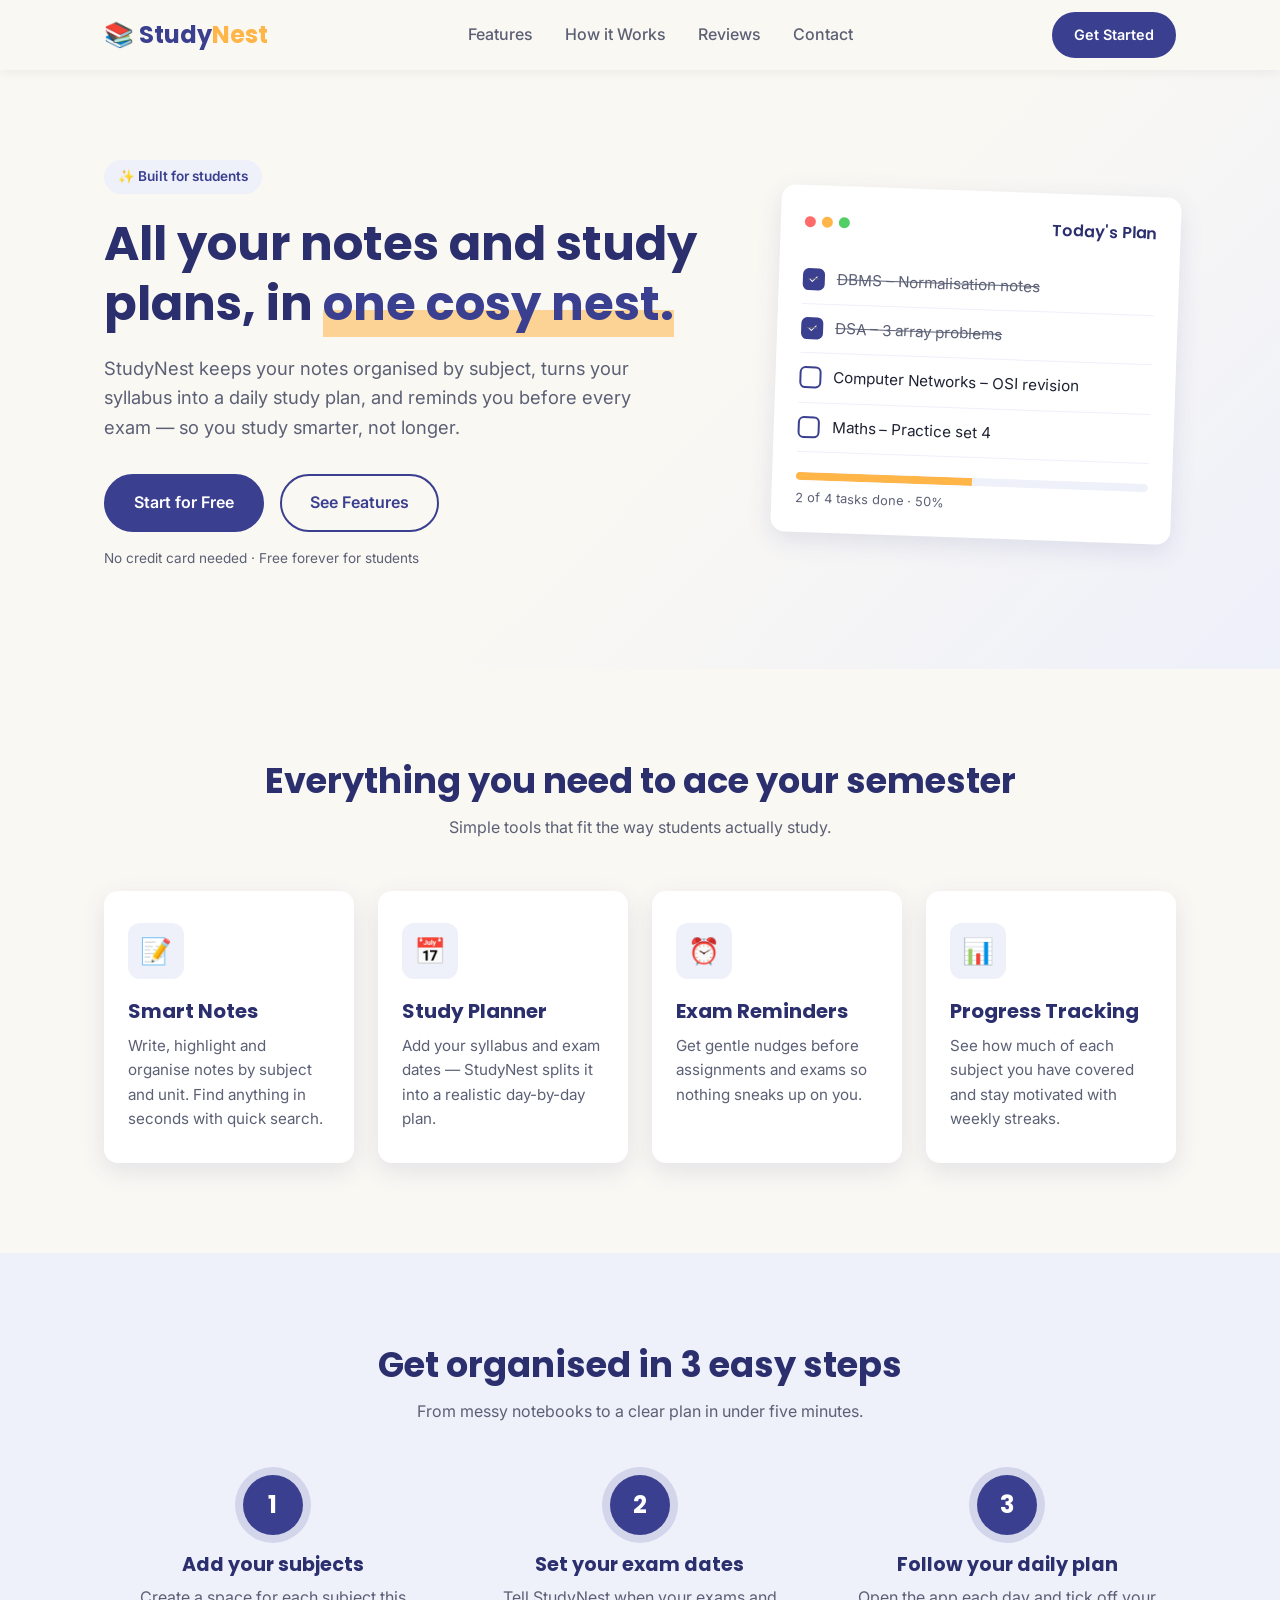
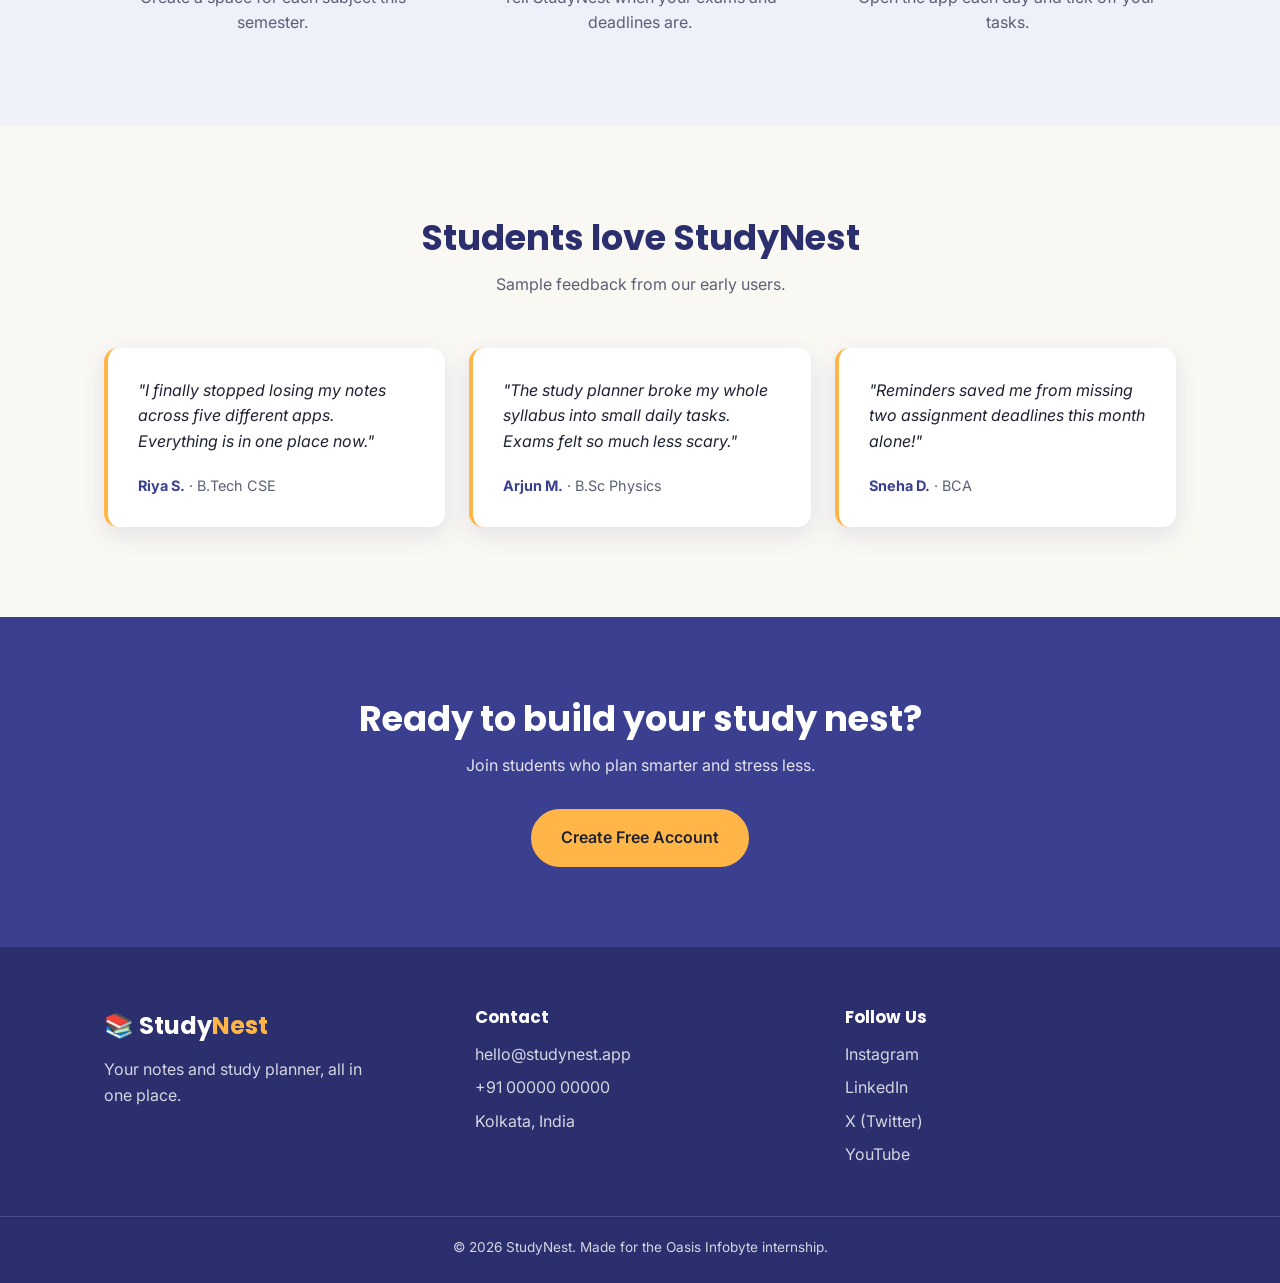
<file: WebDev-L1-LandingPage/index.html>
<!DOCTYPE html>
<html lang="en">
<head>
  <meta charset="UTF-8">
  <meta name="viewport" content="width=device-width, initial-scale=1.0">
  <title>StudyNest – Your Notes & Study Planner</title>
  <meta name="description" content="StudyNest helps students organise notes, plan study sessions and never miss a deadline.">

  <!-- Google Fonts: Poppins (headings) + Inter (body) -->
  <link rel="preconnect" href="https://fonts.googleapis.com">
  <link rel="preconnect" href="https://fonts.gstatic.com" crossorigin>
  <link href="https://fonts.googleapis.com/css2?family=Inter:wght@400;500;600&family=Poppins:wght@600;700&display=swap" rel="stylesheet">

  <link rel="stylesheet" href="style.css">
</head>
<body>

  <!-- ========== NAVBAR (sticky) ========== -->
  <nav class="navbar">
    <div class="container nav-inner">
      <a href="#home" class="logo">📚 Study<span>Nest</span></a>
      <ul class="nav-links">
        <li><a href="#features">Features</a></li>
        <li><a href="#how">How it Works</a></li>
        <li><a href="#testimonials">Reviews</a></li>
        <li><a href="#contact">Contact</a></li>
      </ul>
      <a href="#get-started" class="btn btn-small">Get Started</a>
    </div>
  </nav>

  <!-- ========== HERO ========== -->
  <header class="hero" id="home">
    <div class="container hero-inner">
      <div class="hero-text">
        <span class="badge">✨ Built for students</span>
        <h1>All your notes and study plans, in <span class="highlight">one cosy nest.</span></h1>
        <p class="subheadline">
          StudyNest keeps your notes organised by subject, turns your syllabus into a daily
          study plan, and reminds you before every exam — so you study smarter, not longer.
        </p>
        <div class="hero-buttons">
          <a href="#get-started" class="btn">Start for Free</a>
          <a href="#features" class="btn btn-outline">See Features</a>
        </div>
        <p class="hero-note">No credit card needed · Free forever for students</p>
      </div>

      <!-- Mock planner card (pure HTML/CSS, no image needed) -->
      <div class="hero-card" aria-hidden="true">
        <div class="card-header">
          <span class="dot red"></span><span class="dot yellow"></span><span class="dot green"></span>
          <span class="card-title">Today's Plan</span>
        </div>
        <ul class="plan-list">
          <li class="done"><span class="check">✓</span> DBMS – Normalisation notes</li>
          <li class="done"><span class="check">✓</span> DSA – 3 array problems</li>
          <li><span class="check"></span> Computer Networks – OSI revision</li>
          <li><span class="check"></span> Maths – Practice set 4</li>
        </ul>
        <div class="progress">
          <div class="progress-bar"></div>
        </div>
        <p class="progress-label">2 of 4 tasks done · 50%</p>
      </div>
    </div>
  </header>

  <!-- ========== FEATURES ========== -->
  <section class="section" id="features">
    <div class="container">
      <h2 class="section-title">Everything you need to ace your semester</h2>
      <p class="section-subtitle">Simple tools that fit the way students actually study.</p>

      <div class="features-grid">
        <article class="feature-card">
          <div class="feature-icon">📝</div>
          <h3>Smart Notes</h3>
          <p>Write, highlight and organise notes by subject and unit. Find anything in seconds with quick search.</p>
        </article>
        <article class="feature-card">
          <div class="feature-icon">📅</div>
          <h3>Study Planner</h3>
          <p>Add your syllabus and exam dates — StudyNest splits it into a realistic day-by-day plan.</p>
        </article>
        <article class="feature-card">
          <div class="feature-icon">⏰</div>
          <h3>Exam Reminders</h3>
          <p>Get gentle nudges before assignments and exams so nothing sneaks up on you.</p>
        </article>
        <article class="feature-card">
          <div class="feature-icon">📊</div>
          <h3>Progress Tracking</h3>
          <p>See how much of each subject you have covered and stay motivated with weekly streaks.</p>
        </article>
      </div>
    </div>
  </section>

  <!-- ========== HOW IT WORKS ========== -->
  <section class="section section-alt" id="how">
    <div class="container">
      <h2 class="section-title">Get organised in 3 easy steps</h2>
      <p class="section-subtitle">From messy notebooks to a clear plan in under five minutes.</p>

      <div class="steps">
        <div class="step">
          <span class="step-number">1</span>
          <h3>Add your subjects</h3>
          <p>Create a space for each subject this semester.</p>
        </div>
        <div class="step">
          <span class="step-number">2</span>
          <h3>Set your exam dates</h3>
          <p>Tell StudyNest when your exams and deadlines are.</p>
        </div>
        <div class="step">
          <span class="step-number">3</span>
          <h3>Follow your daily plan</h3>
          <p>Open the app each day and tick off your tasks.</p>
        </div>
      </div>
    </div>
  </section>

  <!-- ========== TESTIMONIALS ========== -->
  <section class="section" id="testimonials">
    <div class="container">
      <h2 class="section-title">Students love StudyNest</h2>
      <p class="section-subtitle">Sample feedback from our early users.</p>

      <div class="testimonial-grid">
        <blockquote class="testimonial">
          <p>"I finally stopped losing my notes across five different apps. Everything is in one place now."</p>
          <footer><strong>Riya S.</strong> · B.Tech CSE</footer>
        </blockquote>
        <blockquote class="testimonial">
          <p>"The study planner broke my whole syllabus into small daily tasks. Exams felt so much less scary."</p>
          <footer><strong>Arjun M.</strong> · B.Sc Physics</footer>
        </blockquote>
        <blockquote class="testimonial">
          <p>"Reminders saved me from missing two assignment deadlines this month alone!"</p>
          <footer><strong>Sneha D.</strong> · BCA</footer>
        </blockquote>
      </div>
    </div>
  </section>

  <!-- ========== CALL TO ACTION ========== -->
  <section class="cta" id="get-started">
    <div class="container cta-inner">
      <h2>Ready to build your study nest?</h2>
      <p>Join students who plan smarter and stress less.</p>
      <a href="#home" class="btn btn-light">Create Free Account</a>
    </div>
  </section>

  <!-- ========== FOOTER ========== -->
  <footer class="footer" id="contact">
    <div class="container footer-inner">
      <div class="footer-col">
        <a href="#home" class="logo logo-light">📚 Study<span>Nest</span></a>
        <p>Your notes and study planner, all in one place.</p>
      </div>
      <div class="footer-col">
        <h4>Contact</h4>
        <ul>
          <li><a href="mailto:hello@studynest.app">hello@studynest.app</a></li>
          <li><a href="tel:+910000000000">+91 00000 00000</a></li>
          <li>Kolkata, India</li>
        </ul>
      </div>
      <div class="footer-col">
        <h4>Follow Us</h4>
        <ul class="social-links">
          <li><a href="#">Instagram</a></li>
          <li><a href="#">LinkedIn</a></li>
          <li><a href="#">X (Twitter)</a></li>
          <li><a href="#">YouTube</a></li>
        </ul>
      </div>
    </div>
    <p class="copyright">© 2026 StudyNest. Made for the Oasis Infobyte internship.</p>
  </footer>

</body>
</html>
</file>
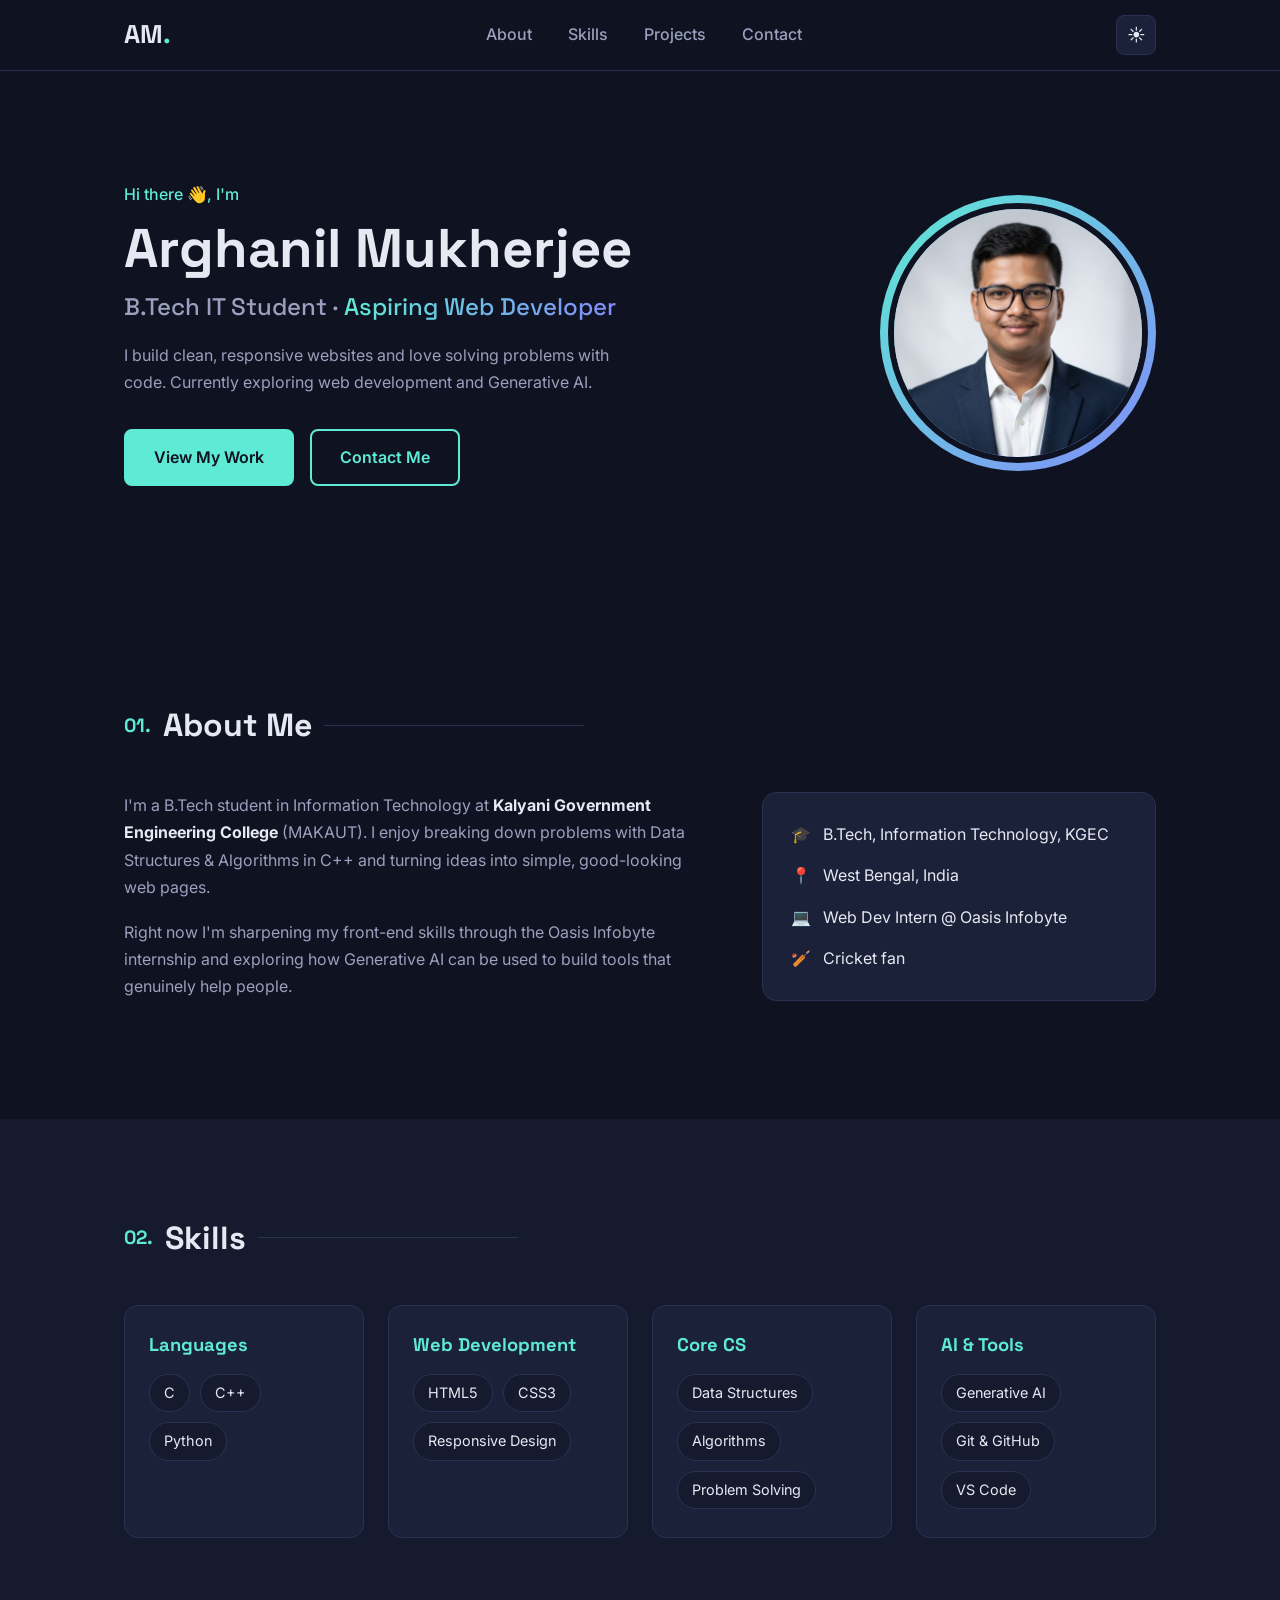
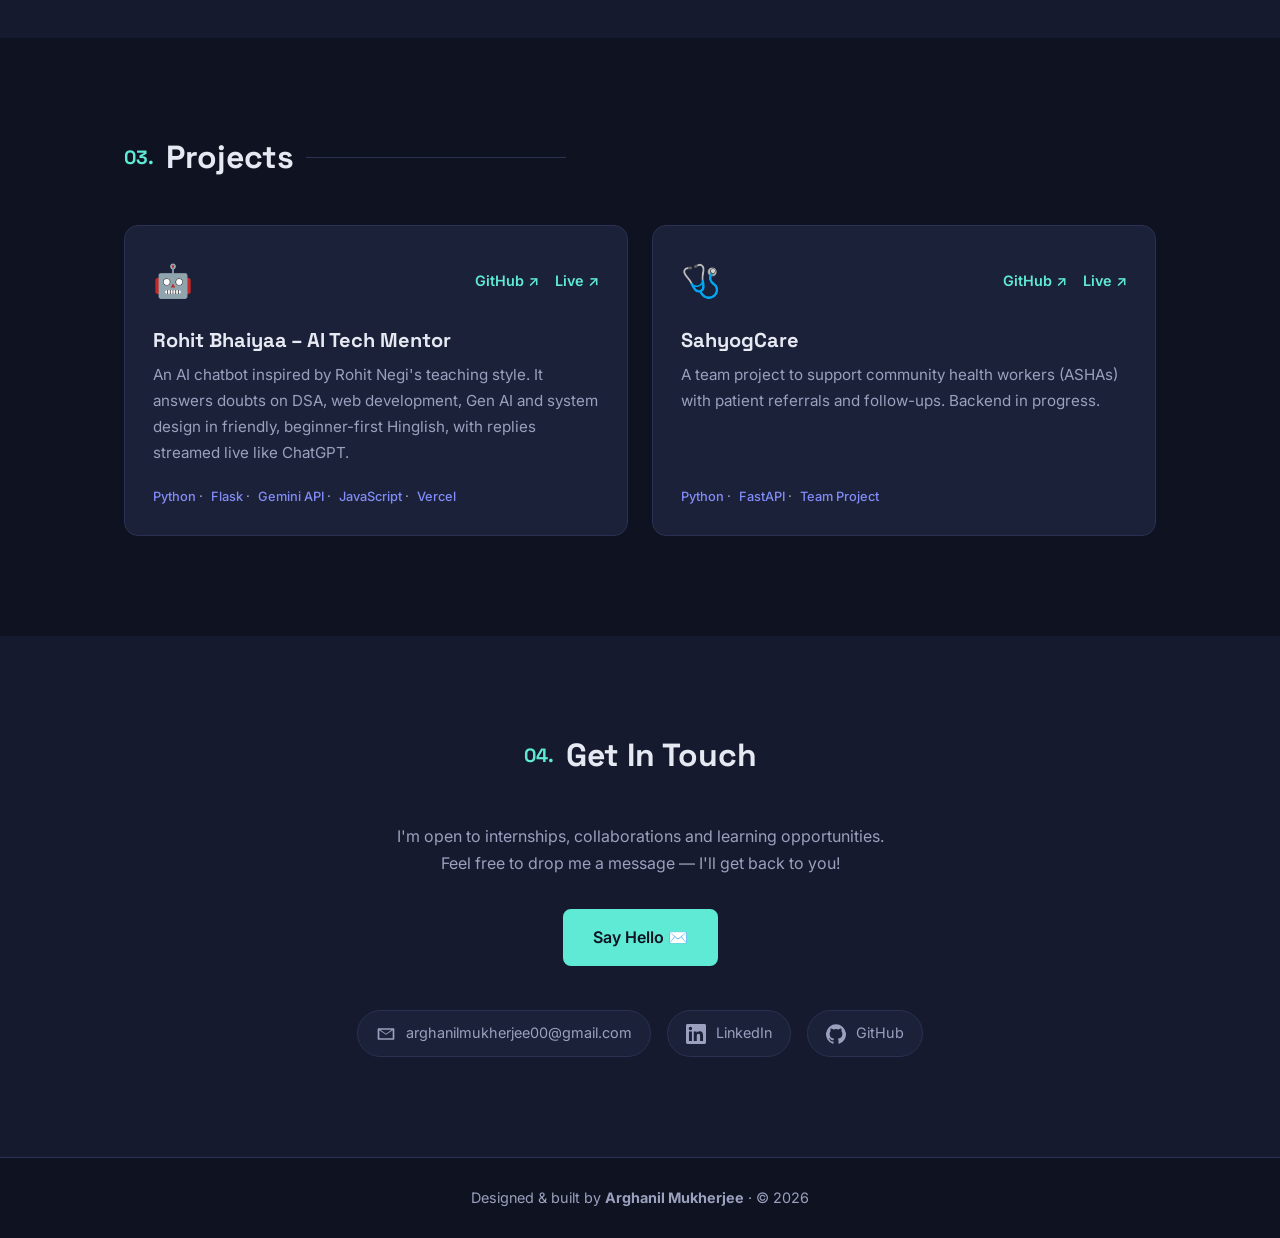
<file: WebDev-L1-Portfolio/index.html>
<!DOCTYPE html>
<html lang="en" data-theme="dark">
<head>
  <meta charset="UTF-8">
  <meta name="viewport" content="width=device-width, initial-scale=1.0">
  <title>Arghanil Mukherjee – Portfolio</title>
  <meta name="description" content="Portfolio of Arghanil Mukherjee, B.Tech IT student and aspiring web developer.">

  <!-- Google Fonts: Space Grotesk (headings) + Inter (body) -->
  <link rel="preconnect" href="https://fonts.googleapis.com">
  <link rel="preconnect" href="https://fonts.gstatic.com" crossorigin>
  <link href="https://fonts.googleapis.com/css2?family=Inter:wght@400;500;600&family=Space+Grotesk:wght@500;700&display=swap" rel="stylesheet">

  <link rel="stylesheet" href="style.css">
</head>
<body>

  <!-- ========== NAVBAR ========== -->
  <nav class="navbar">
    <div class="container nav-inner">
      <a href="#home" class="logo">AM<span>.</span></a>

      <ul class="nav-links" id="navLinks">
        <li><a href="#about" class="nav-link">About</a></li>
        <li><a href="#skills" class="nav-link">Skills</a></li>
        <li><a href="#projects" class="nav-link">Projects</a></li>
        <li><a href="#contact" class="nav-link">Contact</a></li>
      </ul>

      <div class="nav-actions">
        <button class="theme-toggle" id="themeToggle" aria-label="Switch colour theme">☀️</button>
        <button class="menu-toggle" id="menuToggle" aria-label="Open menu">☰</button>
      </div>
    </div>
  </nav>

  <!-- ========== HERO / PROFILE ========== -->
  <header class="hero" id="home">
    <div class="container hero-inner">
      <div class="hero-text">
        <p class="hello">Hi there 👋, I'm</p>
        <h1>Arghanil Mukherjee</h1>
        <h2 class="role">B.Tech IT Student · <span>Aspiring Web Developer</span></h2>
        <p class="hero-desc">
          I build clean, responsive websites and love solving problems with code.
          Currently exploring web development and Generative AI.
        </p>
        <div class="hero-buttons">
          <a href="#projects" class="btn">View My Work</a>
          <a href="#contact" class="btn btn-outline">Contact Me</a>
        </div>
      </div>

      <!-- Avatar: to use a real photo, replace the div below with
           <img src="profile.jpg" alt="Arghanil Mukherjee" class="avatar"> -->
      <div class="avatar-wrap">
        <img src="./profile.jpeg" alt="Arghanil Mukherjee" class="avatar">
      </div>
    </div>
  </header>

  <!-- ========== ABOUT ========== -->
  <section class="section" id="about">
    <div class="container">
      <h2 class="section-title"><span>01.</span> About Me</h2>
      <div class="about-inner">
        <div class="about-text">
          <p>
            I'm a B.Tech student in Information Technology at <strong>Kalyani Government Engineering College</strong>
            (MAKAUT). I enjoy breaking down problems with Data Structures &amp; Algorithms in C++ and turning
            ideas into simple, good-looking web pages.
          </p>
          <p>
            Right now I'm sharpening my front-end skills through the Oasis Infobyte internship and exploring
            how Generative AI can be used to build tools that genuinely help people.
          </p>
        </div>
        <ul class="about-facts">
          <li><span>🎓</span> B.Tech, Information Technology, KGEC</li>
          <li><span>📍</span> West Bengal, India</li>
          <li><span>💻</span> Web Dev Intern @ Oasis Infobyte</li>
          <li><span>🏏</span> Cricket fan</li>
        </ul>
      </div>
    </div>
  </section>

  <!-- ========== SKILLS ========== -->
  <section class="section section-alt" id="skills">
    <div class="container">
      <h2 class="section-title"><span>02.</span> Skills</h2>

      <div class="skills-grid">
        <div class="skill-group">
          <h3>Languages</h3>
          <ul class="skill-list">
            <li>C</li>
            <li>C++</li>
            <li>Python</li>
          </ul>
        </div>
        <div class="skill-group">
          <h3>Web Development</h3>
          <ul class="skill-list">
            <li>HTML5</li>
            <li>CSS3</li>
            <li>Responsive Design</li>
          </ul>
        </div>
        <div class="skill-group">
          <h3>Core CS</h3>
          <ul class="skill-list">
            <li>Data Structures</li>
            <li>Algorithms</li>
            <li>Problem Solving</li>
          </ul>
        </div>
        <div class="skill-group">
          <h3>AI &amp; Tools</h3>
          <ul class="skill-list">
            <li>Generative AI</li>
            <li>Git &amp; GitHub</li>
            <li>VS Code</li>
          </ul>
        </div>
      </div>
    </div>
  </section>

  <!-- ========== PROJECTS ========== -->
  <section class="section" id="projects">
    <div class="container">
      <h2 class="section-title"><span>03.</span> Projects</h2>

            <div class="projects-grid">
        <article class="project-card">
          <div class="project-top">
            <span class="project-icon">🤖</span>
            <div class="project-links">
              <a href="https://github.com/arghanilmukherjee00-droid/rohit-negi-chatbot"
                 target="_blank" rel="noopener" class="project-link">GitHub ↗</a>
              <a href="https://rohit-negi-chatbot-three.vercel.app/"
                 target="_blank" rel="noopener" class="project-link">Live ↗</a>
            </div>
          </div>
          <h3>Rohit Bhaiyaa – AI Tech Mentor</h3>
          <p>An AI chatbot inspired by Rohit Negi's teaching style. It answers doubts on DSA, web development, Gen AI and system design in friendly, beginner-first Hinglish, with replies streamed live like ChatGPT.</p>
          <ul class="tags"><li>Python</li><li>Flask</li><li>Gemini API</li><li>JavaScript</li><li>Vercel</li></ul>
        </article>

        <article class="project-card">
          <div class="project-top">
            <span class="project-icon">🩺</span>
            <div class="project-links">
              <a href="https://github.com/Somtirtho-299007/SahyogCare-App"
                 target="_blank" rel="noopener" class="project-link">GitHub ↗</a>
              <a href="https://sahyogcare-app.onrender.com/"
                 target="_blank" rel="noopener" class="project-link">Live ↗</a>
            </div>
          </div>
          <h3>SahyogCare</h3>
          <p>A team project to support community health workers (ASHAs) with patient referrals and follow-ups. Backend in progress.</p>
          <ul class="tags"><li>Python</li><li>FastAPI</li><li>Team Project</li></ul>
        </article>
      </div>
    </div>
  </section>

  <!-- ========== CONTACT ========== -->
  <section class="section section-alt" id="contact">
    <div class="container contact-inner">
      <h2 class="section-title center"><span>04.</span> Get In Touch</h2>
      <p class="contact-text">
        I'm open to internships, collaborations and learning opportunities.
        Feel free to drop me a message — I'll get back to you!
      </p>
      <a href="mailto:arghanilmukherjee00@gmail.com" class="btn">Say Hello ✉️</a>

      <ul class="contact-links">
        <li>
          <a href="mailto:arghanilmukherjee00@gmail.com" aria-label="Email">
            <svg viewBox="0 0 24 24" aria-hidden="true"><path d="M3 5h18a1 1 0 0 1 1 1v12a1 1 0 0 1-1 1H3a1 1 0 0 1-1-1V6a1 1 0 0 1 1-1Zm1 2.4V17h16V7.4l-8 5.6-8-5.6ZM5.2 7 12 11.8 18.8 7H5.2Z"/></svg>
            <span>arghanilmukherjee00@gmail.com</span>
          </a>
        </li>
        <li>
          <a href="https://www.linkedin.com/in/arghanil-mukherjee-a4bbb936b/" target="_blank" rel="noopener" aria-label="LinkedIn">
            <svg viewBox="0 0 24 24" aria-hidden="true"><path d="M20.45 20.45h-3.56v-5.57c0-1.33-.02-3.04-1.85-3.04-1.85 0-2.14 1.45-2.14 2.94v5.67H9.350V9h3.41v1.56h.05c.48-.9 1.640-1.85 3.37-1.85 3.6 0 4.27 2.37 4.27 5.46v6.28ZM5.34 7.43a2.06 2.06 0 1 1 0-4.13 2.06 2.06 0 0 1 0 4.13ZM7.12 20.45H3.56V9h3.56v11.45ZM22.22 0H1.77C.79 0 0 .77 0 1.73v20.54C0 23.23.79 24 1.77 24h20.45c.98 0 1.78-.77 1.78-1.73V1.73C24 .77 23.2 0 22.22 0Z"/></svg>
            <span>LinkedIn</span>
          </a>
        </li>
        <li>
          <a href="https://github.com/arghanilmukherjee00-droid" target="_blank" rel="noopener" aria-label="GitHub">
            <svg viewBox="0 0 24 24" aria-hidden="true"><path d="M12 .3a12 12 0 0 0-3.8 23.38c.6.12.83-.26.83-.57v-2.23c-3.34.73-4.04-1.42-4.04-1.420-.55-1.39-1.33-1.76-1.33-1.76-1.09-.74.08-.73.08-.73 1.2.09 1.84 1.24 1.84 1.24 1.07 1.83 2.8 1.3 3.49 1 .1-.78.42-1.3.76-1.6-2.67-.3-5.47-1.33-5.47-5.93 0-1.31.47-2.38 1.24-3.22-.14-.3-.54-1.52.1-3.18 0 0 1-.32 3.3 1.23a11.5 11.5 0 0 1 6 0c2.28-1.55 3.29-1.23 3.29-1.23.64 1.66.24 2.88.12 3.18a4.65 4.65 0 0 1 1.23 3.22c0 4.61-2.8 5.63-5.48 5.92.42.36.81 1.1.81 2.22v3.29c0 .32.21.7.82.58A12 12 0 0 0 12 .3Z"/></svg>
            <span>GitHub</span>
          </a>
        </li>
      </ul>
    </div>
  </section>

  <!-- ========== FOOTER ========== -->
  <footer class="footer">
    <p>Designed &amp; built by <strong>Arghanil Mukherjee</strong> · © 2026</p>
  </footer>

  <script src="script.js"></script>
</body>
</html>
</file>
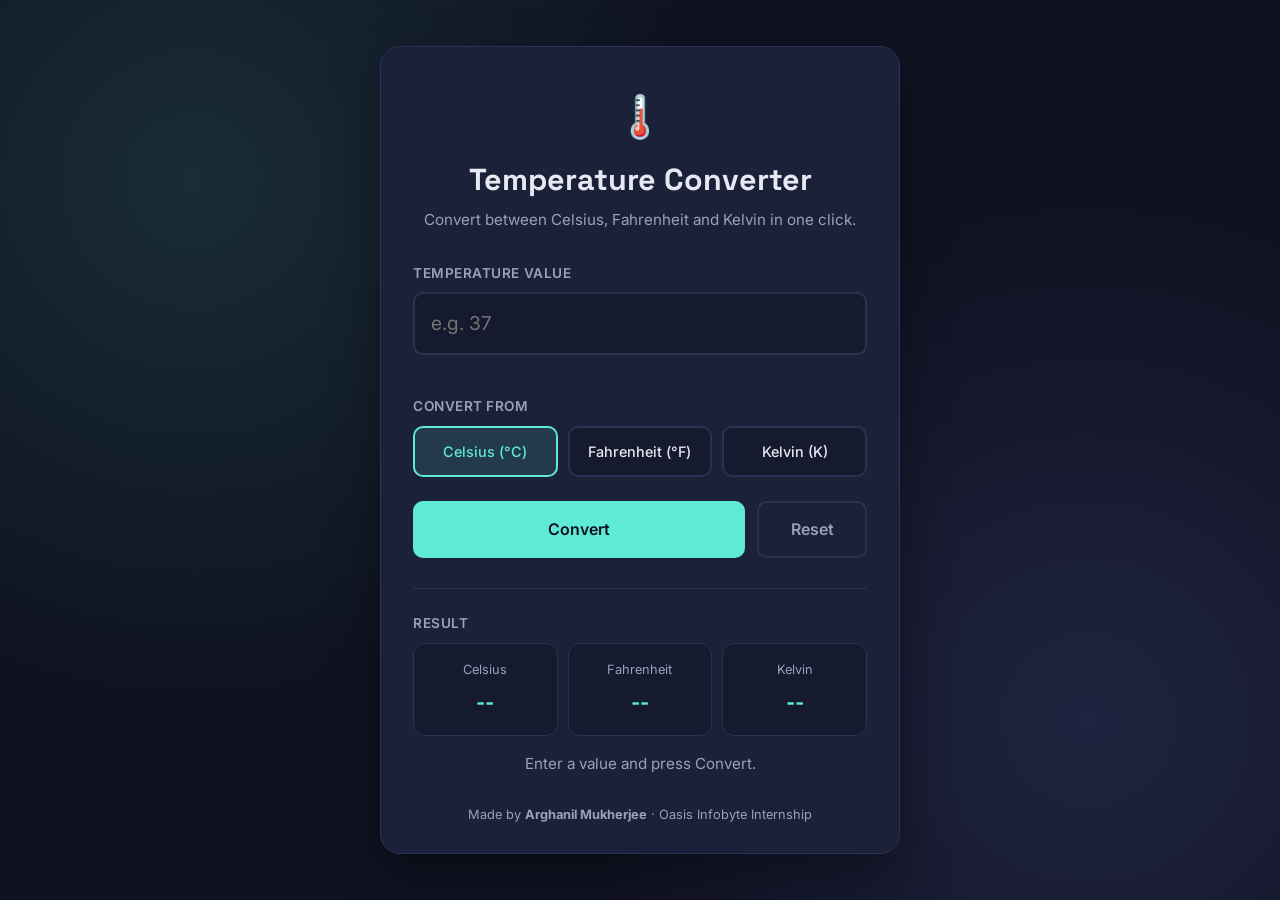
<file: WebDev-L1-TemperatureConverter/index.html>
<!DOCTYPE html>
<html lang="en">
<head>
  <meta charset="UTF-8">
  <meta name="viewport" content="width=device-width, initial-scale=1.0">
  <title>Temperature Converter</title>
  <meta name="description" content="Convert temperatures between Celsius, Fahrenheit and Kelvin instantly.">

  <link rel="preconnect" href="https://fonts.googleapis.com">
  <link rel="preconnect" href="https://fonts.gstatic.com" crossorigin>
  <link href="https://fonts.googleapis.com/css2?family=Inter:wght@400;500;600&family=Space+Grotesk:wght@500;700&display=swap" rel="stylesheet">

  <link rel="stylesheet" href="style.css">
</head>
<body>

  <main class="converter">
    <header class="converter-header">
      <span class="icon" aria-hidden="true">🌡️</span>
      <h1>Temperature Converter</h1>
      <p>Convert between Celsius, Fahrenheit and Kelvin in one click.</p>
    </header>

    <!-- novalidate: we show our own friendly error messages in JavaScript -->
    <form id="converterForm" novalidate>

      <!-- 1. Temperature value -->
      <label for="tempInput" class="label">Temperature value</label>
      <input
        type="text"
        id="tempInput"
        class="temp-input"
        placeholder="e.g. 37"
        inputmode="decimal"
        autocomplete="off"
        aria-describedby="errorMsg"
      >
      <p class="error" id="errorMsg" role="alert"></p>

      <!-- 2. Input unit (radio buttons) -->
      <fieldset class="units">
        <legend class="label">Convert from</legend>

        <label class="unit-option">
          <input type="radio" name="unit" value="C" checked>
          <span>Celsius (°C)</span>
        </label>
        <label class="unit-option">
          <input type="radio" name="unit" value="F">
          <span>Fahrenheit (°F)</span>
        </label>
        <label class="unit-option">
          <input type="radio" name="unit" value="K">
          <span>Kelvin (K)</span>
        </label>
      </fieldset>

      <!-- 3. Convert button -->
      <div class="actions">
        <button type="submit" class="btn">Convert</button>
        <button type="button" class="btn btn-ghost" id="resetBtn">Reset</button>
      </div>
    </form>

    <!-- 4. Results: all three units shown together -->
    <section class="results" aria-live="polite">
      <h2 class="label">Result</h2>
      <div class="result-grid">
        <div class="result-card" id="cardC">
          <span class="result-unit">Celsius</span>
          <span class="result-value" id="resultC">--</span>
        </div>
        <div class="result-card" id="cardF">
          <span class="result-unit">Fahrenheit</span>
          <span class="result-value" id="resultF">--</span>
        </div>
        <div class="result-card" id="cardK">
          <span class="result-unit">Kelvin</span>
          <span class="result-value" id="resultK">--</span>
        </div>
      </div>
      <p class="feel" id="feelMsg">Enter a value and press Convert.</p>
    </section>

    <footer class="converter-footer">
      Made by <strong>Arghanil Mukherjee</strong> · Oasis Infobyte Internship
    </footer>
  </main>

  <script src="script.js"></script>
</body>
</html>
</file>
<file: WebDev-L1-LandingPage/style.css>
/* =========================================================
   StudyNest Landing Page – style.css
   ========================================================= */

/* ---------- 1. Colour palette & sizes (CSS variables) ---------- */
:root {
  --primary: #3a3f8f;       /* indigo – brand colour        */
  --primary-dark: #2b2f6e;  /* darker indigo – hover/footer */
  --accent: #ffb547;        /* amber – highlights & buttons */
  --bg: #faf8f3;            /* warm off-white background    */
  --bg-alt: #eef0fa;        /* light indigo – alt sections  */
  --text: #1f2233;          /* main text                    */
  --text-muted: #5c6075;    /* secondary text               */
  --white: #ffffff;

  --font-heading: "Poppins", sans-serif;
  --font-body: "Inter", sans-serif;

  --radius: 14px;
  --shadow: 0 8px 24px rgba(58, 63, 143, 0.12);
  --nav-height: 70px;
}

/* ---------- 2. Reset (prevents overlap / surprise spacing) ---------- */
*,
*::before,
*::after {
  box-sizing: border-box;
  margin: 0;
  padding: 0;
}

html {
  scroll-behavior: smooth;
}

body {
  font-family: var(--font-body);
  font-size: 1rem;          /* body size: 16px */
  line-height: 1.6;
  color: var(--text);
  background-color: var(--bg);
}

a {
  color: inherit;
  text-decoration: none;
}

ul {
  list-style: none;
}

h1, h2, h3, h4 {
  font-family: var(--font-heading);
  line-height: 1.25;
}

/* Sections stop below the sticky navbar when jumped to */
section,
header,
footer {
  scroll-margin-top: var(--nav-height);
}

/* ---------- 3. Reusable layout helpers ---------- */
.container {
  width: 100%;
  max-width: 1120px;
  margin: 0 auto;
  padding: 0 24px;
}

.section {
  padding: 90px 0;
}

.section-alt {
  background-color: var(--bg-alt);
}

.section-title {
  font-size: 2.2rem;
  text-align: center;
  color: var(--primary-dark);
  margin-bottom: 12px;
}

.section-subtitle {
  text-align: center;
  color: var(--text-muted);
  max-width: 560px;
  margin: 0 auto 50px;
}

/* ---------- 4. Buttons ---------- */
.btn {
  display: inline-block;
  padding: 14px 28px;
  border: 2px solid var(--primary);
  border-radius: 50px;
  background-color: var(--primary);
  color: var(--white);
  font-weight: 600;
  transition: background-color 0.25s, color 0.25s, transform 0.25s;
}

.btn:hover {
  background-color: var(--primary-dark);
  border-color: var(--primary-dark);
  transform: translateY(-2px);
}

.btn-small {
  padding: 9px 20px;
  font-size: 0.9rem;
}

.btn-outline {
  background-color: transparent;
  color: var(--primary);
}

.btn-outline:hover {
  background-color: var(--primary);
  color: var(--white);
}

.btn-light {
  background-color: var(--accent);
  border-color: var(--accent);
  color: var(--text);
}

.btn-light:hover {
  background-color: var(--white);
  border-color: var(--white);
}

/* ---------- 5. Navbar (sticky) ---------- */
.navbar {
  position: sticky;
  top: 0;
  z-index: 100;
  background-color: rgba(250, 248, 243, 0.95);
  box-shadow: 0 2px 12px rgba(0, 0, 0, 0.06);
}

.nav-inner {
  display: flex;
  align-items: center;
  justify-content: space-between;
  gap: 20px;
  min-height: var(--nav-height);
}

.logo {
  font-family: var(--font-heading);
  font-size: 1.5rem;
  font-weight: 700;
  color: var(--primary);
}

.logo span {
  color: var(--accent);
}

.nav-links {
  display: flex;
  gap: 32px;
}

.nav-links a {
  font-weight: 500;
  color: var(--text-muted);
  transition: color 0.2s;
}

.nav-links a:hover {
  color: var(--primary);
}

/* ---------- 6. Hero ---------- */
.hero {
  padding: 90px 0 100px;
  background: linear-gradient(135deg, var(--bg) 55%, var(--bg-alt) 100%);
}

.hero-inner {
  display: flex;
  align-items: center;
  justify-content: space-between;
  gap: 60px;
}

.hero-text {
  flex: 1 1 55%;
}

.badge {
  display: inline-block;
  padding: 6px 14px;
  margin-bottom: 20px;
  border-radius: 50px;
  background-color: var(--bg-alt);
  color: var(--primary);
  font-size: 0.85rem;
  font-weight: 600;
}

.hero h1 {
  font-size: 3rem;          /* heading size: 48px */
  color: var(--primary-dark);
  margin-bottom: 20px;
}

.highlight {
  color: var(--primary);
  background: linear-gradient(transparent 60%, rgba(255, 181, 71, 0.55) 60%);
}

.subheadline {
  font-size: 1.15rem;
  color: var(--text-muted);
  max-width: 540px;
  margin-bottom: 32px;
}

.hero-buttons {
  display: flex;
  flex-wrap: wrap;
  gap: 16px;
  margin-bottom: 16px;
}

.hero-note {
  font-size: 0.85rem;
  color: var(--text-muted);
}

/* Mock planner card */
.hero-card {
  flex: 1 1 40%;
  max-width: 400px;
  padding: 24px;
  border-radius: var(--radius);
  background-color: var(--white);
  box-shadow: var(--shadow);
  transform: rotate(2deg);
}

.card-header {
  display: flex;
  align-items: center;
  gap: 6px;
  margin-bottom: 20px;
}

.dot {
  width: 11px;
  height: 11px;
  border-radius: 50%;
}

.red    { background-color: #ff6b6b; }
.yellow { background-color: var(--accent); }
.green  { background-color: #51cf66; }

.card-title {
  margin-left: auto;
  font-family: var(--font-heading);
  font-weight: 600;
  color: var(--primary-dark);
}

.plan-list li {
  display: flex;
  align-items: center;
  gap: 12px;
  padding: 12px 0;
  border-bottom: 1px solid var(--bg-alt);
  font-size: 0.95rem;
}

.check {
  display: flex;
  align-items: center;
  justify-content: center;
  flex-shrink: 0;
  width: 22px;
  height: 22px;
  border: 2px solid var(--primary);
  border-radius: 6px;
  font-size: 0.75rem;
  color: var(--white);
}

.plan-list .done {
  color: var(--text-muted);
  text-decoration: line-through;
}

.plan-list .done .check {
  background-color: var(--primary);
}

.progress {
  height: 8px;
  margin-top: 20px;
  border-radius: 50px;
  background-color: var(--bg-alt);
  overflow: hidden;
}

.progress-bar {
  width: 50%;
  height: 100%;
  background-color: var(--accent);
}

.progress-label {
  margin-top: 8px;
  font-size: 0.8rem;
  color: var(--text-muted);
}

/* ---------- 7. Features (CSS Grid) ---------- */
.features-grid {
  display: grid;
  grid-template-columns: repeat(4, 1fr);
  gap: 24px;
}

.feature-card {
  padding: 32px 24px;
  border-radius: var(--radius);
  background-color: var(--white);
  box-shadow: var(--shadow);
  transition: transform 0.25s;
}

.feature-card:hover {
  transform: translateY(-6px);
}

.feature-icon {
  display: flex;
  align-items: center;
  justify-content: center;
  width: 56px;
  height: 56px;
  margin-bottom: 20px;
  border-radius: 12px;
  background-color: var(--bg-alt);
  font-size: 1.6rem;
}

.feature-card h3 {
  font-size: 1.25rem;
  color: var(--primary-dark);
  margin-bottom: 10px;
}

.feature-card p {
  color: var(--text-muted);
  font-size: 0.95rem;
}

/* ---------- 8. How it works (Flexbox) ---------- */
.steps {
  display: flex;
  gap: 30px;
}

.step {
  flex: 1;
  text-align: center;
  padding: 0 10px;
}

.step-number {
  display: inline-flex;
  align-items: center;
  justify-content: center;
  width: 60px;
  height: 60px;
  margin-bottom: 18px;
  border-radius: 50%;
  background-color: var(--primary);
  color: var(--white);
  font-family: var(--font-heading);
  font-size: 1.5rem;
  font-weight: 700;
  box-shadow: 0 0 0 8px rgba(58, 63, 143, 0.15);
}

.step h3 {
  font-size: 1.2rem;
  color: var(--primary-dark);
  margin-bottom: 8px;
}

.step p {
  color: var(--text-muted);
}

/* ---------- 9. Testimonials (CSS Grid) ---------- */
.testimonial-grid {
  display: grid;
  grid-template-columns: repeat(3, 1fr);
  gap: 24px;
}

.testimonial {
  display: flex;
  flex-direction: column;
  justify-content: space-between;
  gap: 20px;
  padding: 30px;
  border-left: 4px solid var(--accent);
  border-radius: var(--radius);
  background-color: var(--white);
  box-shadow: var(--shadow);
}

.testimonial p {
  font-style: italic;
}

.testimonial footer {
  font-size: 0.9rem;
  color: var(--text-muted);
}

.testimonial strong {
  color: var(--primary);
}

/* ---------- 10. Call to action ---------- */
.cta {
  padding: 80px 0;
  background-color: var(--primary);
  color: var(--white);
  text-align: center;
}

.cta h2 {
  font-size: 2.2rem;
  margin-bottom: 12px;
}

.cta p {
  margin-bottom: 30px;
  opacity: 0.85;
}

/* ---------- 11. Footer ---------- */
.footer {
  padding: 60px 0 24px;
  background-color: var(--primary-dark);
  color: rgba(255, 255, 255, 0.8);
}

.footer-inner {
  display: flex;
  justify-content: space-between;
  gap: 40px;
  margin-bottom: 40px;
}

.footer-col {
  flex: 1;
}

.footer-col p {
  margin-top: 12px;
  max-width: 280px;
}

.logo-light {
  color: var(--white);
}

.footer h4 {
  color: var(--white);
  margin-bottom: 14px;
  font-size: 1.05rem;
}

.footer li {
  margin-bottom: 8px;
}

.footer a:hover {
  color: var(--accent);
}

.copyright {
  padding-top: 20px;
  border-top: 1px solid rgba(255, 255, 255, 0.15);
  text-align: center;
  font-size: 0.85rem;
}

/* ---------- 12. Responsive: tablet ---------- */
@media (max-width: 900px) {
  .features-grid {
    grid-template-columns: repeat(2, 1fr);
  }

  .testimonial-grid {
    grid-template-columns: 1fr;
  }

  .hero-inner {
    flex-direction: column;
    text-align: center;
  }

  .subheadline {
    margin-left: auto;
    margin-right: auto;
  }

  .hero-buttons {
    justify-content: center;
  }

  .hero-card {
    width: 100%;
    transform: none;
    text-align: left;
  }
}

/* ---------- 13. Responsive: mobile ---------- */
@media (max-width: 640px) {
  :root {
    --nav-height: 110px;
  }

  .nav-inner {
    flex-wrap: wrap;
    justify-content: center;
    padding-top: 12px;
    padding-bottom: 12px;
    gap: 10px 20px;
  }

  .nav-links {
    order: 3;              /* links move to their own row */
    width: 100%;
    justify-content: center;
    gap: 18px;
    font-size: 0.9rem;
  }

  .hero {
    padding: 60px 0 70px;
  }

  .hero h1 {
    font-size: 2.1rem;
  }

  .section {
    padding: 64px 0;
  }

  .section-title,
  .cta h2 {
    font-size: 1.7rem;
  }

  .features-grid {
    grid-template-columns: 1fr;
  }

  .steps {
    flex-direction: column;
    gap: 40px;
  }

  .footer-inner {
    flex-direction: column;
    text-align: center;
  }

  .footer-col p {
    margin-left: auto;
    margin-right: auto;
  }
}
</file>
<file: WebDev-L1-Portfolio/style.css>
/* =========================================================
   Arghanil Mukherjee – Portfolio – style.css
   ========================================================= */

/* ---------- 1. Theme colours (dark is the default) ---------- */
:root {
  --bg: #0f1221;
  --bg-alt: #151a2e;
  --card: #1b2138;
  --border: #2a3152;
  --text: #e6e8f2;
  --text-muted: #9aa0bd;
  --accent: #5eead4;        /* teal */
  --accent-2: #818cf8;      /* indigo */
  --on-accent: #0f1221;

  --font-heading: "Space Grotesk", sans-serif;
  --font-body: "Inter", sans-serif;

  --radius: 14px;
  --nav-height: 70px;
}

/* Light theme – switched on by script.js */
[data-theme="light"] {
  --bg: #f7f8fc;
  --bg-alt: #eceff8;
  --card: #ffffff;
  --border: #dde1ef;
  --text: #1a1d2e;
  --text-muted: #5a6080;
  --accent: #0d9488;
  --accent-2: #4f46e5;
  --on-accent: #ffffff;
}

/* ---------- 2. Reset ---------- */
*,
*::before,
*::after {
  box-sizing: border-box;
  margin: 0;
  padding: 0;
}

html {
  scroll-behavior: smooth;           /* smooth scroll between sections */
}

body {
  font-family: var(--font-body);
  font-size: 1rem;
  line-height: 1.7;
  color: var(--text);
  background-color: var(--bg);
  transition: background-color 0.3s, color 0.3s;
}

a {
  color: inherit;
  text-decoration: none;
}

ul {
  list-style: none;
}

h1, h2, h3 {
  font-family: var(--font-heading);
  line-height: 1.2;
}

button {
  font: inherit;
  cursor: pointer;
}

section,
header {
  scroll-margin-top: var(--nav-height);
}

/* ---------- 3. Layout helpers ---------- */
.container {
  width: 100%;
  max-width: 1080px;
  margin: 0 auto;
  padding: 0 24px;
}

.section {
  padding: 100px 0;
}

.section-alt {
  background-color: var(--bg-alt);
}

.section-title {
  display: flex;
  align-items: center;
  gap: 12px;
  font-size: 2rem;
  margin-bottom: 48px;
}

.section-title span {
  color: var(--accent);
  font-size: 1.2rem;
}

.section-title::after {
  content: "";
  flex: 1;
  max-width: 260px;
  height: 1px;
  background-color: var(--border);
}

.section-title.center {
  justify-content: center;
}

.section-title.center::after {
  display: none;
}

/* ---------- 4. Buttons ---------- */
.btn {
  display: inline-block;
  padding: 13px 28px;
  border: 2px solid var(--accent);
  border-radius: 8px;
  background-color: var(--accent);
  color: var(--on-accent);
  font-weight: 600;
  transition: transform 0.25s, background-color 0.25s, color 0.25s;
}

.btn:hover {
  transform: translateY(-3px);
}

.btn-outline {
  background-color: transparent;
  color: var(--accent);
}

.btn-outline:hover {
  background-color: var(--accent);
  color: var(--on-accent);
}

/* ---------- 5. Navbar ---------- */
.navbar {
  position: sticky;
  top: 0;
  z-index: 100;
  background-color: var(--bg);
  border-bottom: 1px solid var(--border);
  transition: background-color 0.3s;
}

.nav-inner {
  display: flex;
  align-items: center;
  justify-content: space-between;
  min-height: var(--nav-height);
  gap: 20px;
}

.logo {
  font-family: var(--font-heading);
  font-size: 1.6rem;
  font-weight: 700;
}

.logo span {
  color: var(--accent);
}

.nav-links {
  display: flex;
  gap: 36px;
}

.nav-link {
  position: relative;
  font-weight: 500;
  color: var(--text-muted);
  transition: color 0.2s;
}

.nav-link::after {
  content: "";
  position: absolute;
  left: 0;
  bottom: -4px;
  width: 0;
  height: 2px;
  background-color: var(--accent);
  transition: width 0.25s;
}

.nav-link:hover,
.nav-link.active {
  color: var(--text);
}

.nav-link:hover::after,
.nav-link.active::after {
  width: 100%;
}

.nav-actions {
  display: flex;
  align-items: center;
  gap: 10px;
}

.theme-toggle,
.menu-toggle {
  width: 40px;
  height: 40px;
  border: 1px solid var(--border);
  border-radius: 8px;
  background-color: var(--card);
  color: var(--text);
  font-size: 1.1rem;
}

.menu-toggle {
  display: none;               /* only shown on mobile */
}

/* ---------- 6. Hero ---------- */
.hero {
  padding: 110px 0 120px;
}

.hero-inner {
  display: flex;
  align-items: center;
  justify-content: space-between;
  gap: 60px;
}

.hero-text {
  flex: 1;
}

.hello {
  color: var(--accent);
  font-weight: 500;
  margin-bottom: 8px;
}

.hero h1 {
  font-size: 3.4rem;
  margin-bottom: 12px;
}

.role {
  font-size: 1.5rem;
  font-weight: 500;
  color: var(--text-muted);
  margin-bottom: 20px;
}

.role span {
  background: linear-gradient(90deg, var(--accent), var(--accent-2));
  -webkit-background-clip: text;
  background-clip: text;
  color: transparent;
}

.hero-desc {
  max-width: 520px;
  color: var(--text-muted);
  margin-bottom: 32px;
}

.hero-buttons {
  display: flex;
  flex-wrap: wrap;
  gap: 16px;
}

.avatar-wrap {
  flex-shrink: 0;
  padding: 8px;
  border-radius: 50%;
  background: linear-gradient(135deg, var(--accent), var(--accent-2));
}

.avatar {
  display: flex;
  align-items: center;
  justify-content: center;
  width: 260px;
  height: 260px;
  border-radius: 50%;
  border: 6px solid var(--bg);
  background-color: var(--card);
  font-family: var(--font-heading);
  font-size: 5rem;
  font-weight: 700;
  color: var(--accent);
  object-fit: cover;           /* keeps a real photo from stretching */
}

/* ---------- 7. About ---------- */
.about-inner {
  display: grid;
  grid-template-columns: 3fr 2fr;
  gap: 48px;
  align-items: start;
}

.about-text p {
  color: var(--text-muted);
  margin-bottom: 18px;
}

.about-text strong {
  color: var(--text);
}

.about-facts {
  display: flex;
  flex-direction: column;
  gap: 14px;
  padding: 28px;
  border: 1px solid var(--border);
  border-radius: var(--radius);
  background-color: var(--card);
}

.about-facts li {
  display: flex;
  align-items: center;
  gap: 12px;
}

/* ---------- 8. Skills (CSS Grid) ---------- */
.skills-grid {
  display: grid;
  grid-template-columns: repeat(4, 1fr);
  gap: 24px;
}

.skill-group {
  padding: 28px 24px;
  border: 1px solid var(--border);
  border-radius: var(--radius);
  background-color: var(--card);
  transition: transform 0.25s, border-color 0.25s;
}

.skill-group:hover {
  transform: translateY(-5px);
  border-color: var(--accent);
}

.skill-group h3 {
  font-size: 1.15rem;
  margin-bottom: 18px;
  color: var(--accent);
}

.skill-list {
  display: flex;
  flex-wrap: wrap;
  gap: 10px;
}

.skill-list li {
  padding: 6px 14px;
  border-radius: 50px;
  background-color: var(--bg-alt);
  border: 1px solid var(--border);
  font-size: 0.9rem;
}

/* ---------- 9. Projects ---------- */
.projects-grid {
  display: grid;
  grid-template-columns: repeat(2, 1fr);
  gap: 24px;
}

.project-card {
  display: flex;
  flex-direction: column;
  padding: 28px;
  border: 1px solid var(--border);
  border-radius: var(--radius);
  background-color: var(--card);
  transition: transform 0.25s, border-color 0.25s;
}

.project-card:hover {
  transform: translateY(-6px);
  border-color: var(--accent-2);
}

.project-top {
  display: flex;
  align-items: center;
  justify-content: space-between;
  margin-bottom: 20px;
}

.project-icon {
  font-size: 2rem;
}

.project-links {
  display: flex;
  gap: 16px;
}

.project-link {
  font-size: 0.9rem;
  font-weight: 600;
  color: var(--accent);
}

.project-link:hover {
  text-decoration: underline;
}

.project-card h3 {
  font-size: 1.25rem;
  margin-bottom: 10px;
}

.project-card p {
  flex: 1;                     /* pushes tags to the bottom */
  color: var(--text-muted);
  font-size: 0.95rem;
  margin-bottom: 20px;
}

.tags {
  display: flex;
  flex-wrap: wrap;
  gap: 8px;
}

.tags li {
  font-size: 0.8rem;
  color: var(--accent-2);
  font-weight: 500;
}

.tags li:not(:last-child)::after {
  content: " ·";
  color: var(--text-muted);
}

.tags .soon {
  padding: 0 8px;
  border-radius: 4px;
  background-color: var(--accent-2);
  color: var(--on-accent);
}

/* ---------- 10. Contact ---------- */
.contact-inner {
  text-align: center;
}

.contact-text {
  max-width: 520px;
  margin: 0 auto 32px;
  color: var(--text-muted);
}

.contact-links {
  display: flex;
  justify-content: center;
  flex-wrap: wrap;
  gap: 16px;
  margin-top: 44px;
}

.contact-links a {
  display: flex;
  align-items: center;
  gap: 10px;
  padding: 10px 18px;
  border: 1px solid var(--border);
  border-radius: 50px;
  background-color: var(--card);
  color: var(--text-muted);
  font-size: 0.9rem;
  transition: color 0.2s, border-color 0.2s;
}

.contact-links a:hover {
  color: var(--accent);
  border-color: var(--accent);
}

.contact-links svg {
  width: 20px;
  height: 20px;
  fill: currentColor;
}

/* ---------- 11. Footer ---------- */
.footer {
  padding: 28px 0;
  border-top: 1px solid var(--border);
  text-align: center;
  font-size: 0.9rem;
  color: var(--text-muted);
}

/* ---------- 12. Responsive: tablet ---------- */
@media (max-width: 900px) {
  .hero-inner {
    flex-direction: column-reverse;
    text-align: center;
  }

  .hero-desc {
    margin-left: auto;
    margin-right: auto;
  }

  .hero-buttons {
    justify-content: center;
  }

  .avatar {
    width: 200px;
    height: 200px;
    font-size: 4rem;
  }

  .about-inner {
    grid-template-columns: 1fr;
  }

  .skills-grid {
    grid-template-columns: repeat(2, 1fr);
  }

}

/* ---------- 13. Responsive: mobile ---------- */
@media (max-width: 640px) {
  .menu-toggle {
    display: block;
  }

  /* Dropdown menu (opened by script.js) */
  .nav-links {
    position: absolute;
    top: var(--nav-height);
    left: 0;
    right: 0;
    flex-direction: column;
    align-items: center;
    gap: 22px;
    padding: 24px 0;
    background-color: var(--bg);
    border-bottom: 1px solid var(--border);
    display: none;
  }

  .nav-links.open {
    display: flex;
  }

  .hero {
    padding: 70px 0 80px;
  }

  .hero h1 {
    font-size: 2.3rem;
  }

  .role {
    font-size: 1.15rem;
  }

  .section {
    padding: 70px 0;
  }

  .section-title {
    font-size: 1.6rem;
  }

  .skills-grid,
  .projects-grid {
    grid-template-columns: 1fr;
  }

  .contact-links {
    flex-direction: column;
    align-items: center;
  }
}
</file>
<file: WebDev-L1-TemperatureConverter/style.css>
/* =========================================================
   Temperature Converter – style.css
   ========================================================= */

:root {
  --bg: #0f1221;
  --card: #1b2138;
  --card-2: #151a2e;
  --border: #2a3152;
  --text: #e6e8f2;
  --text-muted: #9aa0bd;
  --accent: #5eead4;
  --accent-2: #818cf8;
  --on-accent: #0f1221;
  --error: #f87171;

  --font-heading: "Space Grotesk", sans-serif;
  --font-body: "Inter", sans-serif;
  --radius: 14px;
}

*,
*::before,
*::after {
  box-sizing: border-box;
  margin: 0;
  padding: 0;
}

body {
  min-height: 100vh;
  display: flex;                 /* centres the card on the page */
  align-items: center;
  justify-content: center;
  padding: 40px 16px;
  font-family: var(--font-body);
  line-height: 1.6;
  color: var(--text);
  background:
    radial-gradient(circle at 15% 20%, rgba(94, 234, 212, 0.12), transparent 40%),
    radial-gradient(circle at 85% 80%, rgba(129, 140, 248, 0.14), transparent 40%),
    var(--bg);
}

/* ---------- Card ---------- */
.converter {
  width: 100%;
  max-width: 520px;
  padding: 36px 32px 28px;
  border: 1px solid var(--border);
  border-radius: 20px;
  background-color: var(--card);
  box-shadow: 0 20px 50px rgba(0, 0, 0, 0.35);
}

.converter-header {
  text-align: center;
  margin-bottom: 30px;
}

.icon {
  font-size: 2.6rem;
}

.converter-header h1 {
  font-family: var(--font-heading);
  font-size: 1.9rem;
  margin: 6px 0 4px;
}

.converter-header p {
  color: var(--text-muted);
  font-size: 0.95rem;
}

/* ---------- Labels ---------- */
.label {
  display: block;
  margin-bottom: 8px;
  font-size: 0.85rem;
  font-weight: 600;
  letter-spacing: 0.04em;
  text-transform: uppercase;
  color: var(--text-muted);
}

/* ---------- Input ---------- */
.temp-input {
  width: 100%;
  padding: 14px 16px;
  border: 2px solid var(--border);
  border-radius: 10px;
  background-color: var(--card-2);
  color: var(--text);
  font: inherit;
  font-size: 1.2rem;
  transition: border-color 0.2s;
}

.temp-input:focus {
  outline: none;
  border-color: var(--accent);
}

.temp-input.invalid {
  border-color: var(--error);
}

.error {
  min-height: 1.5em;             /* keeps layout from jumping */
  margin: 6px 0 14px;
  font-size: 0.88rem;
  color: var(--error);
}

/* ---------- Unit radio buttons ---------- */
.units {
  display: grid;
  grid-template-columns: repeat(3, 1fr);
  gap: 10px;
  border: none;
  margin-bottom: 24px;
}

.units legend {
  grid-column: 1 / -1;
}

.unit-option {
  position: relative;
  cursor: pointer;
}

/* hide the default circle, style the label instead */
.unit-option input {
  position: absolute;
  opacity: 0;
}

.unit-option span {
  display: block;
  padding: 12px 6px;
  border: 2px solid var(--border);
  border-radius: 10px;
  background-color: var(--card-2);
  text-align: center;
  font-size: 0.9rem;
  font-weight: 500;
  transition: border-color 0.2s, background-color 0.2s, color 0.2s;
}

.unit-option:hover span {
  border-color: var(--accent-2);
}

.unit-option input:checked + span {
  border-color: var(--accent);
  background-color: rgba(94, 234, 212, 0.12);
  color: var(--accent);
}

.unit-option input:focus-visible + span {
  outline: 2px solid var(--accent-2);
  outline-offset: 2px;
}

/* ---------- Buttons ---------- */
.actions {
  display: flex;
  gap: 12px;
}

.btn {
  flex: 1;
  padding: 14px;
  border: 2px solid var(--accent);
  border-radius: 10px;
  background-color: var(--accent);
  color: var(--on-accent);
  font: inherit;
  font-weight: 600;
  cursor: pointer;
  transition: transform 0.2s, opacity 0.2s;
}

.btn:hover {
  transform: translateY(-2px);
}

.btn-ghost {
  flex: 0 0 110px;
  background-color: transparent;
  border-color: var(--border);
  color: var(--text-muted);
}

/* ---------- Results ---------- */
.results {
  margin-top: 30px;
  padding-top: 24px;
  border-top: 1px solid var(--border);
}

.result-grid {
  display: grid;
  grid-template-columns: repeat(3, 1fr);
  gap: 10px;
}

.result-card {
  display: flex;
  flex-direction: column;
  align-items: center;
  gap: 4px;
  padding: 16px 8px;
  border: 1px solid var(--border);
  border-radius: 12px;
  background-color: var(--card-2);
  text-align: center;
}

/* the unit the user typed in gets a softer look */
.result-card.is-source {
  opacity: 0.55;
}

.result-unit {
  font-size: 0.8rem;
  color: var(--text-muted);
}

.result-value {
  font-family: var(--font-heading);
  font-size: 1.35rem;
  font-weight: 700;
  color: var(--accent);
  word-break: break-all;
}

.feel {
  margin-top: 16px;
  text-align: center;
  font-size: 0.95rem;
  color: var(--text-muted);
}

.converter-footer {
  margin-top: 28px;
  text-align: center;
  font-size: 0.8rem;
  color: var(--text-muted);
}

/* ---------- Mobile ---------- */
@media (max-width: 480px) {
  .converter {
    padding: 28px 20px 22px;
  }

  .converter-header h1 {
    font-size: 1.5rem;
  }

  .units,
  .result-grid {
    grid-template-columns: 1fr;
  }

  .result-card {
    flex-direction: row;
    justify-content: space-between;
    padding: 14px 18px;
  }
}
</file>
